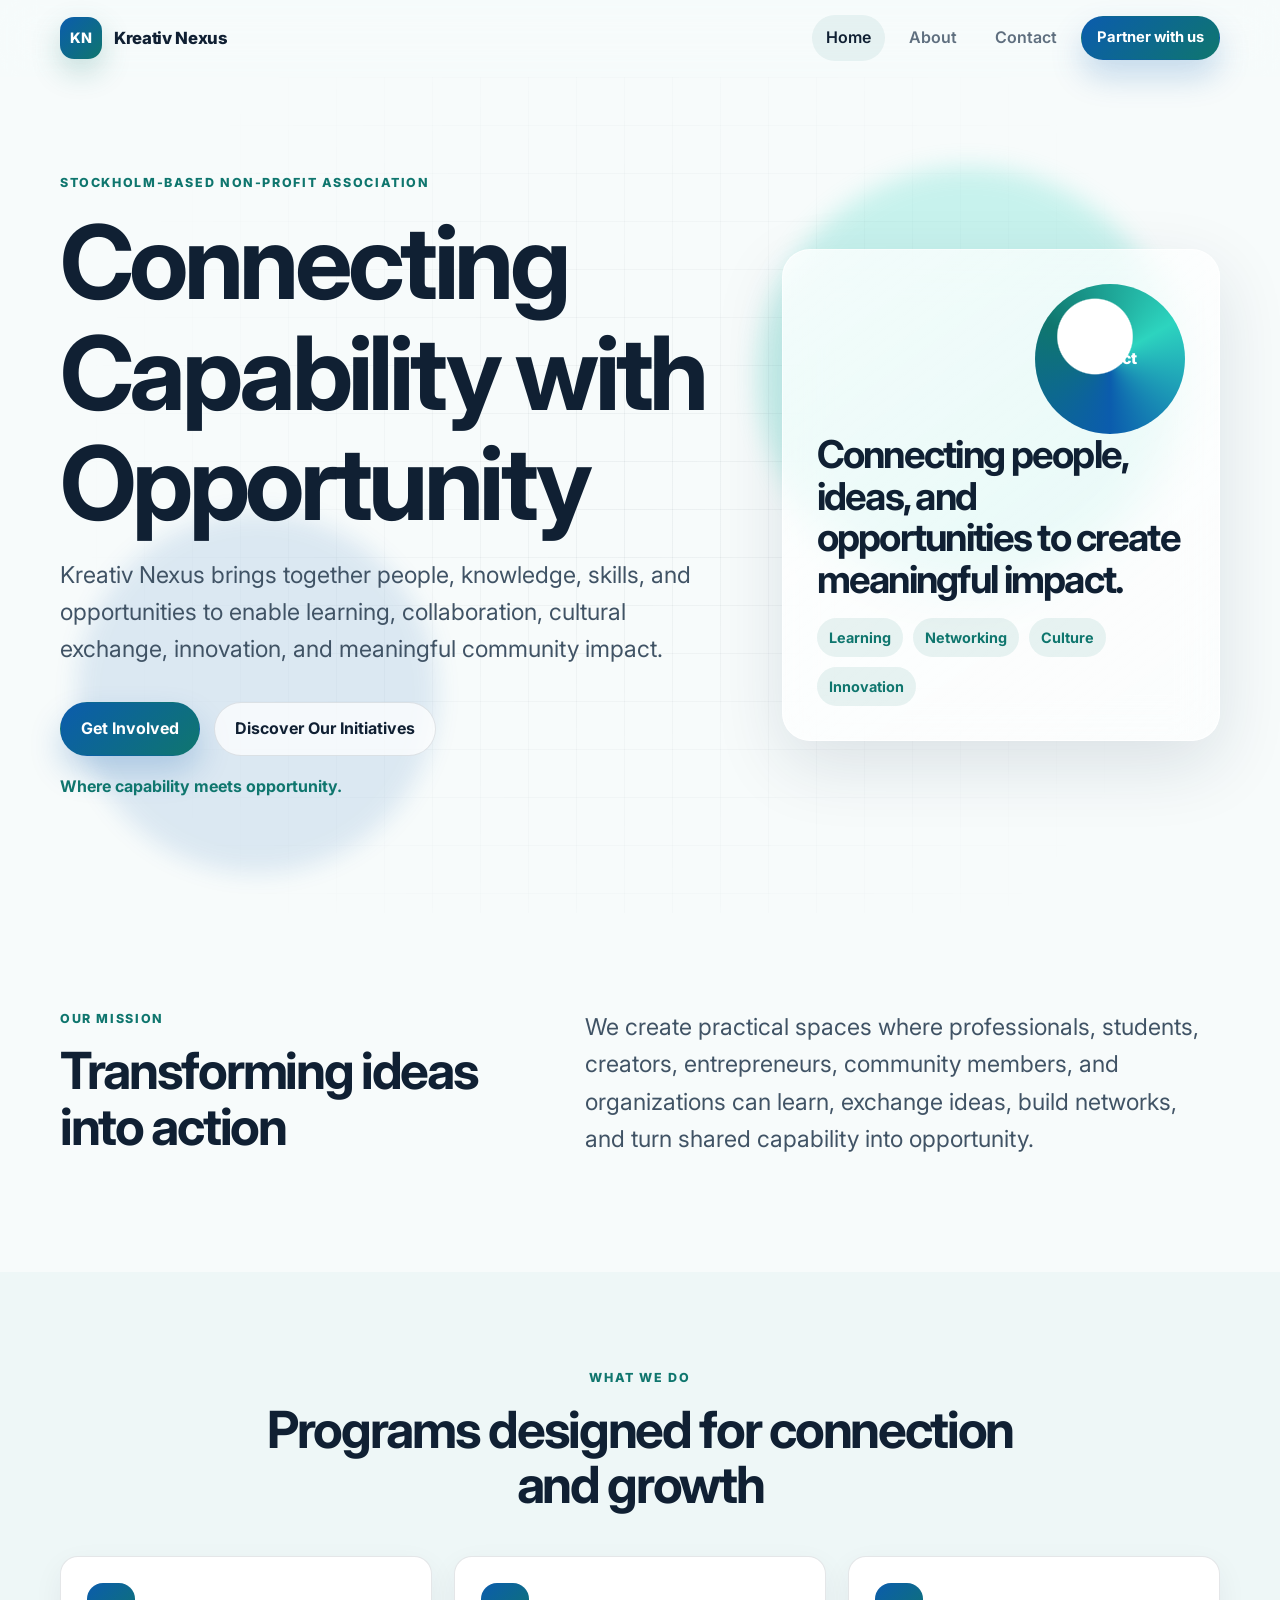
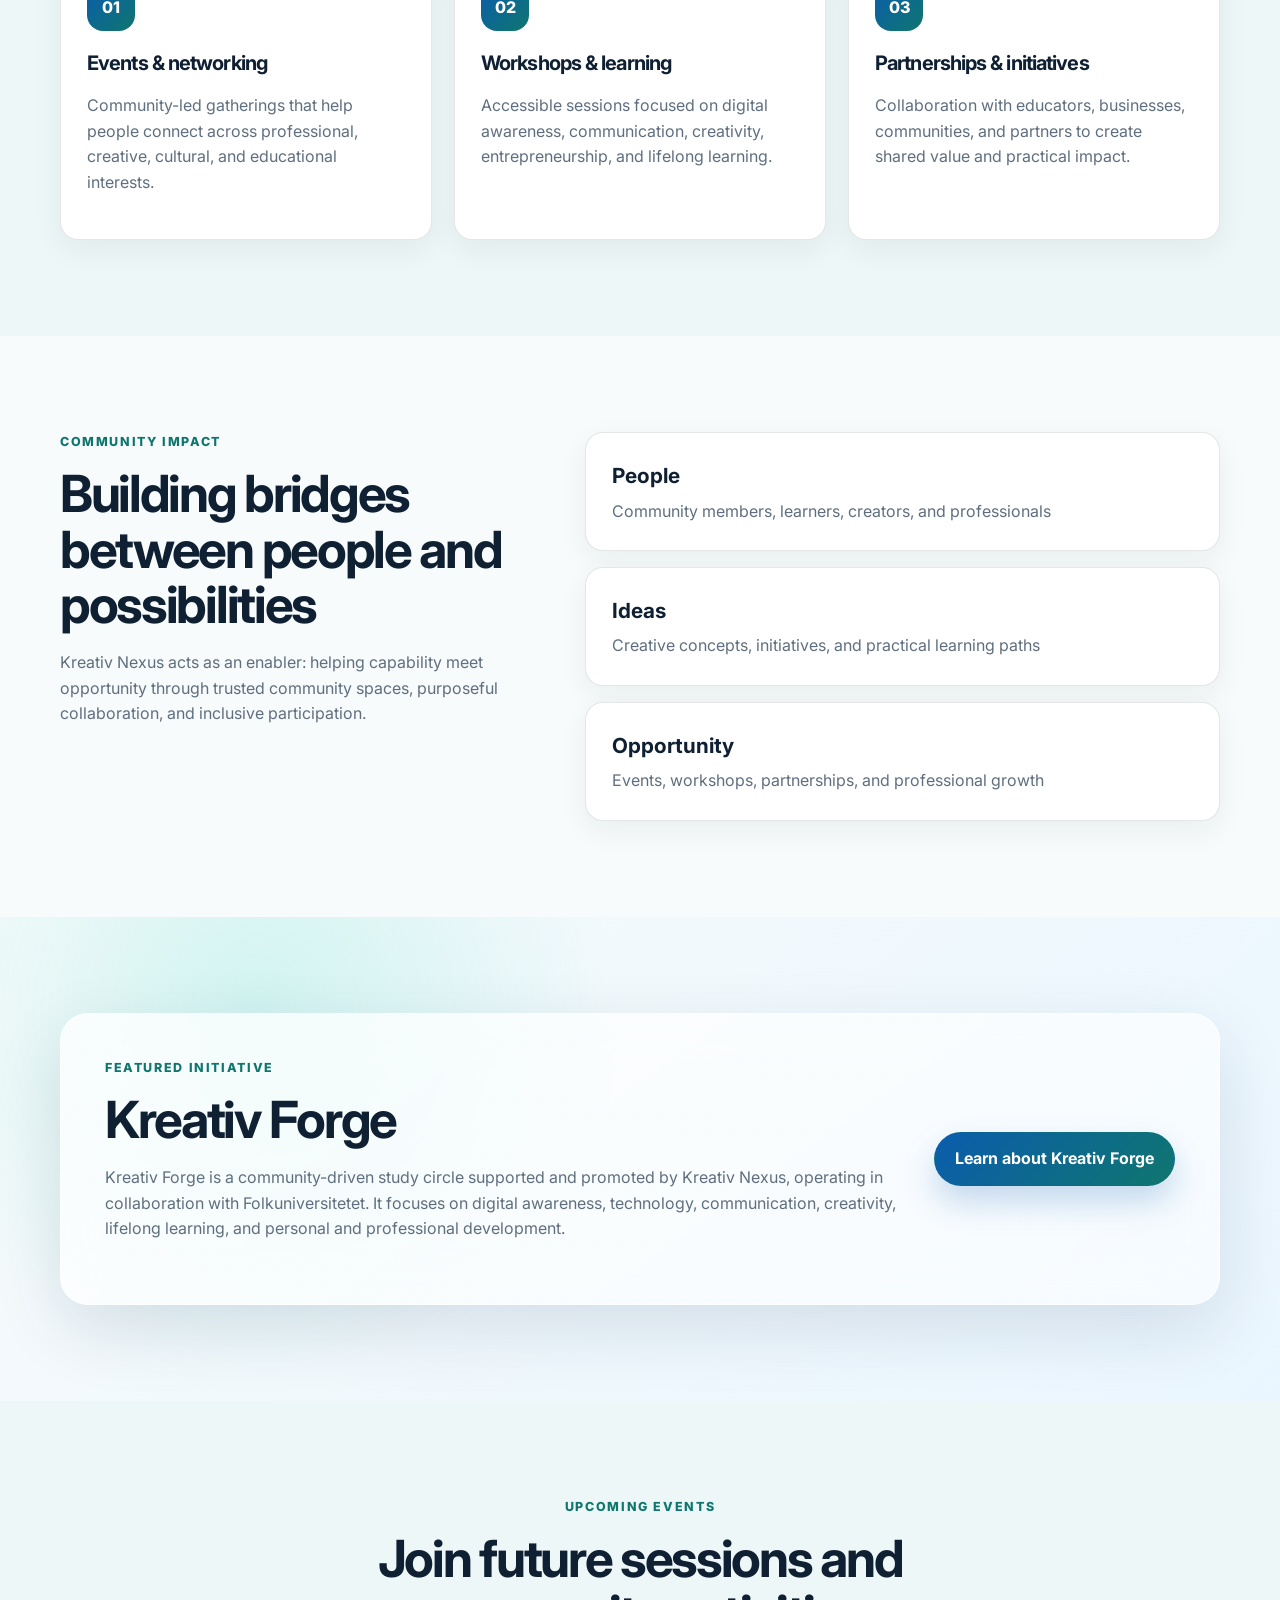
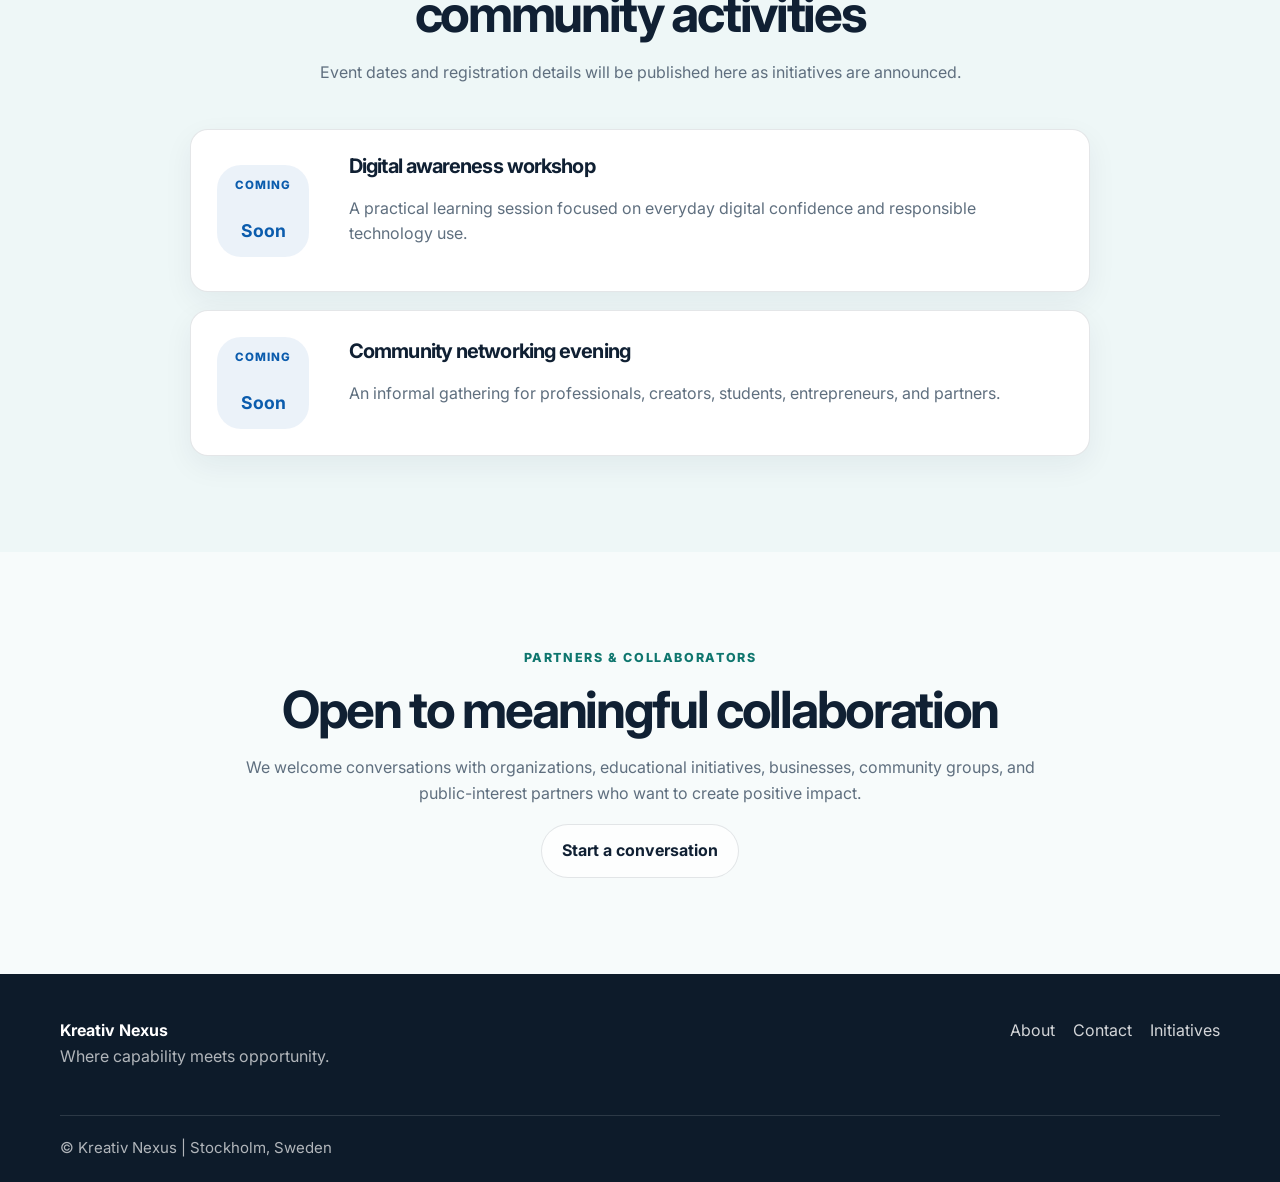
<file: index.html>
<!DOCTYPE html>
<html lang="en">
<head>
  <meta charset="UTF-8" />
  <meta name="viewport" content="width=device-width, initial-scale=1.0" />
  <meta name="description" content="Kreativ Nexus is a Swedish non-profit association connecting people, ideas, and opportunities through learning, collaboration, culture, innovation, and community impact." />
  <meta name="keywords" content="Kreativ Nexus, Stockholm non-profit, community, learning, networking, Kreativ Forge, Folkuniversitetet, Sweden" />
  <meta name="author" content="Kreativ Nexus" />
  <meta property="og:title" content="Kreativ Nexus | Where capability meets opportunity" />
  <meta property="og:description" content="Connecting capability with opportunity through learning, collaboration, networking, cultural exchange, and community-driven initiatives." />
  <meta property="og:type" content="website" />
  <meta property="og:url" content="https://example.github.io/" />
  <meta name="theme-color" content="#0f766e" />
  <title>Kreativ Nexus | Where capability meets opportunity</title>
  <link rel="preconnect" href="https://fonts.googleapis.com" />
  <link rel="preconnect" href="https://fonts.gstatic.com" crossorigin />
  <link href="https://fonts.googleapis.com/css2?family=Inter:wght@400;500;600;700;800&display=swap" rel="stylesheet" />
  <link rel="stylesheet" href="styles.css" />
</head>
<body>
  <a class="skip-link" href="#main">Skip to content</a>
  <header class="site-header" data-header>
    <nav class="nav container" aria-label="Main navigation">
      <a class="brand" href="index.html" aria-label="Kreativ Nexus home">
        <span class="brand-mark" aria-hidden="true">KN</span>
        <span class="brand-text">Kreativ Nexus</span>
      </a>
      <button class="nav-toggle" type="button" aria-label="Open navigation menu" aria-expanded="false" data-nav-toggle>
        <span></span><span></span><span></span>
      </button>
      <div class="nav-menu" data-nav-menu>
        <a class="nav-link active" href="index.html">Home</a>
        <a class="nav-link" href="about.html">About</a>
        <a class="nav-link" href="contact.html">Contact</a>
        <a class="btn btn-small btn-primary" href="contact.html#collaborate">Partner with us</a>
      </div>
    </nav>
  </header>

  <main id="main">
    <section class="hero section-padding">
      <div class="hero-visual" aria-hidden="true">
        <div class="orb orb-one"></div>
        <div class="orb orb-two"></div>
        <div class="grid-glow"></div>
      </div>
      <div class="container hero-grid">
        <div class="hero-content reveal">
          <p class="eyebrow">Stockholm-based non-profit association</p>
          <h1>Connecting Capability with Opportunity</h1>
          <p class="hero-subtitle">Kreativ Nexus brings together people, knowledge, skills, and opportunities to enable learning, collaboration, cultural exchange, innovation, and meaningful community impact.</p>
          <div class="hero-actions">
            <a class="btn btn-primary" href="contact.html#collaborate">Get Involved</a>
            <a class="btn btn-secondary" href="#initiatives">Discover Our Initiatives</a>
          </div>
          <p class="microcopy">Where capability meets opportunity.</p>
        </div>
        <div class="hero-card glass-card reveal delay-1" aria-label="Kreativ Nexus positioning summary">
          <div class="impact-ring">
            <span>Impact</span>
          </div>
          <h2>Connecting people, ideas, and opportunities to create meaningful impact.</h2>
          <div class="pill-row">
            <span>Learning</span><span>Networking</span><span>Culture</span><span>Innovation</span>
          </div>
        </div>
      </div>
    </section>

    <section class="section-padding" id="mission">
      <div class="container split-grid">
        <div class="section-intro reveal">
          <p class="eyebrow">Our Mission</p>
          <h2>Transforming ideas into action</h2>
        </div>
        <p class="large-text reveal delay-1">We create practical spaces where professionals, students, creators, entrepreneurs, community members, and organizations can learn, exchange ideas, build networks, and turn shared capability into opportunity.</p>
      </div>
    </section>

    <section class="section-padding muted-section" id="what-we-do">
      <div class="container">
        <div class="section-heading reveal">
          <p class="eyebrow">What We Do</p>
          <h2>Programs designed for connection and growth</h2>
        </div>
        <div class="card-grid three-columns">
          <article class="feature-card reveal">
            <div class="icon-badge">01</div>
            <h3>Events & networking</h3>
            <p>Community-led gatherings that help people connect across professional, creative, cultural, and educational interests.</p>
          </article>
          <article class="feature-card reveal delay-1">
            <div class="icon-badge">02</div>
            <h3>Workshops & learning</h3>
            <p>Accessible sessions focused on digital awareness, communication, creativity, entrepreneurship, and lifelong learning.</p>
          </article>
          <article class="feature-card reveal delay-2">
            <div class="icon-badge">03</div>
            <h3>Partnerships & initiatives</h3>
            <p>Collaboration with educators, businesses, communities, and partners to create shared value and practical impact.</p>
          </article>
        </div>
      </div>
    </section>

    <section class="section-padding" id="impact">
      <div class="container impact-layout">
        <div class="section-heading left reveal">
          <p class="eyebrow">Community Impact</p>
          <h2>Building bridges between people and possibilities</h2>
          <p>Kreativ Nexus acts as an enabler: helping capability meet opportunity through trusted community spaces, purposeful collaboration, and inclusive participation.</p>
        </div>
        <div class="stats-grid reveal delay-1">
          <div class="stat-card"><strong>People</strong><span>Community members, learners, creators, and professionals</span></div>
          <div class="stat-card"><strong>Ideas</strong><span>Creative concepts, initiatives, and practical learning paths</span></div>
          <div class="stat-card"><strong>Opportunity</strong><span>Events, workshops, partnerships, and professional growth</span></div>
        </div>
      </div>
    </section>

    <section class="section-padding forge-section" id="initiatives">
      <div class="container forge-card glass-card reveal">
        <div>
          <p class="eyebrow">Featured Initiative</p>
          <h2>Kreativ Forge</h2>
          <p>Kreativ Forge is a community-driven study circle supported and promoted by Kreativ Nexus, operating in collaboration with Folkuniversitetet. It focuses on digital awareness, technology, communication, creativity, lifelong learning, and personal and professional development.</p>
        </div>
        <a class="btn btn-primary" href="about.html#kreativ-forge">Learn about Kreativ Forge</a>
      </div>
    </section>

    <section class="section-padding muted-section" id="events">
      <div class="container">
        <div class="section-heading reveal">
          <p class="eyebrow">Upcoming Events</p>
          <h2>Join future sessions and community activities</h2>
          <p>Event dates and registration details will be published here as initiatives are announced.</p>
        </div>
        <div class="event-list reveal delay-1">
          <article class="event-card">
            <div class="event-date"><span>Coming</span><strong>Soon</strong></div>
            <div><h3>Digital awareness workshop</h3><p>A practical learning session focused on everyday digital confidence and responsible technology use.</p></div>
          </article>
          <article class="event-card">
            <div class="event-date"><span>Coming</span><strong>Soon</strong></div>
            <div><h3>Community networking evening</h3><p>An informal gathering for professionals, creators, students, entrepreneurs, and partners.</p></div>
          </article>
        </div>
      </div>
    </section>

    <section class="section-padding" id="partners">
      <div class="container partner-section reveal">
        <p class="eyebrow">Partners & Collaborators</p>
        <h2>Open to meaningful collaboration</h2>
        <p>We welcome conversations with organizations, educational initiatives, businesses, community groups, and public-interest partners who want to create positive impact.</p>
        <a class="btn btn-secondary" href="contact.html#collaborate">Start a conversation</a>
      </div>
    </section>
  </main>

  <footer class="site-footer">
    <div class="container footer-grid">
      <div><strong>Kreativ Nexus</strong><p>Where capability meets opportunity.</p></div>
      <div class="footer-links"><a href="about.html">About</a><a href="contact.html">Contact</a><a href="index.html#initiatives">Initiatives</a></div>
    </div>
    <div class="container footer-bottom">© Kreativ Nexus | Stockholm, Sweden</div>
  </footer>
  <script src="script.js"></script>
</body>
</html>
</file>
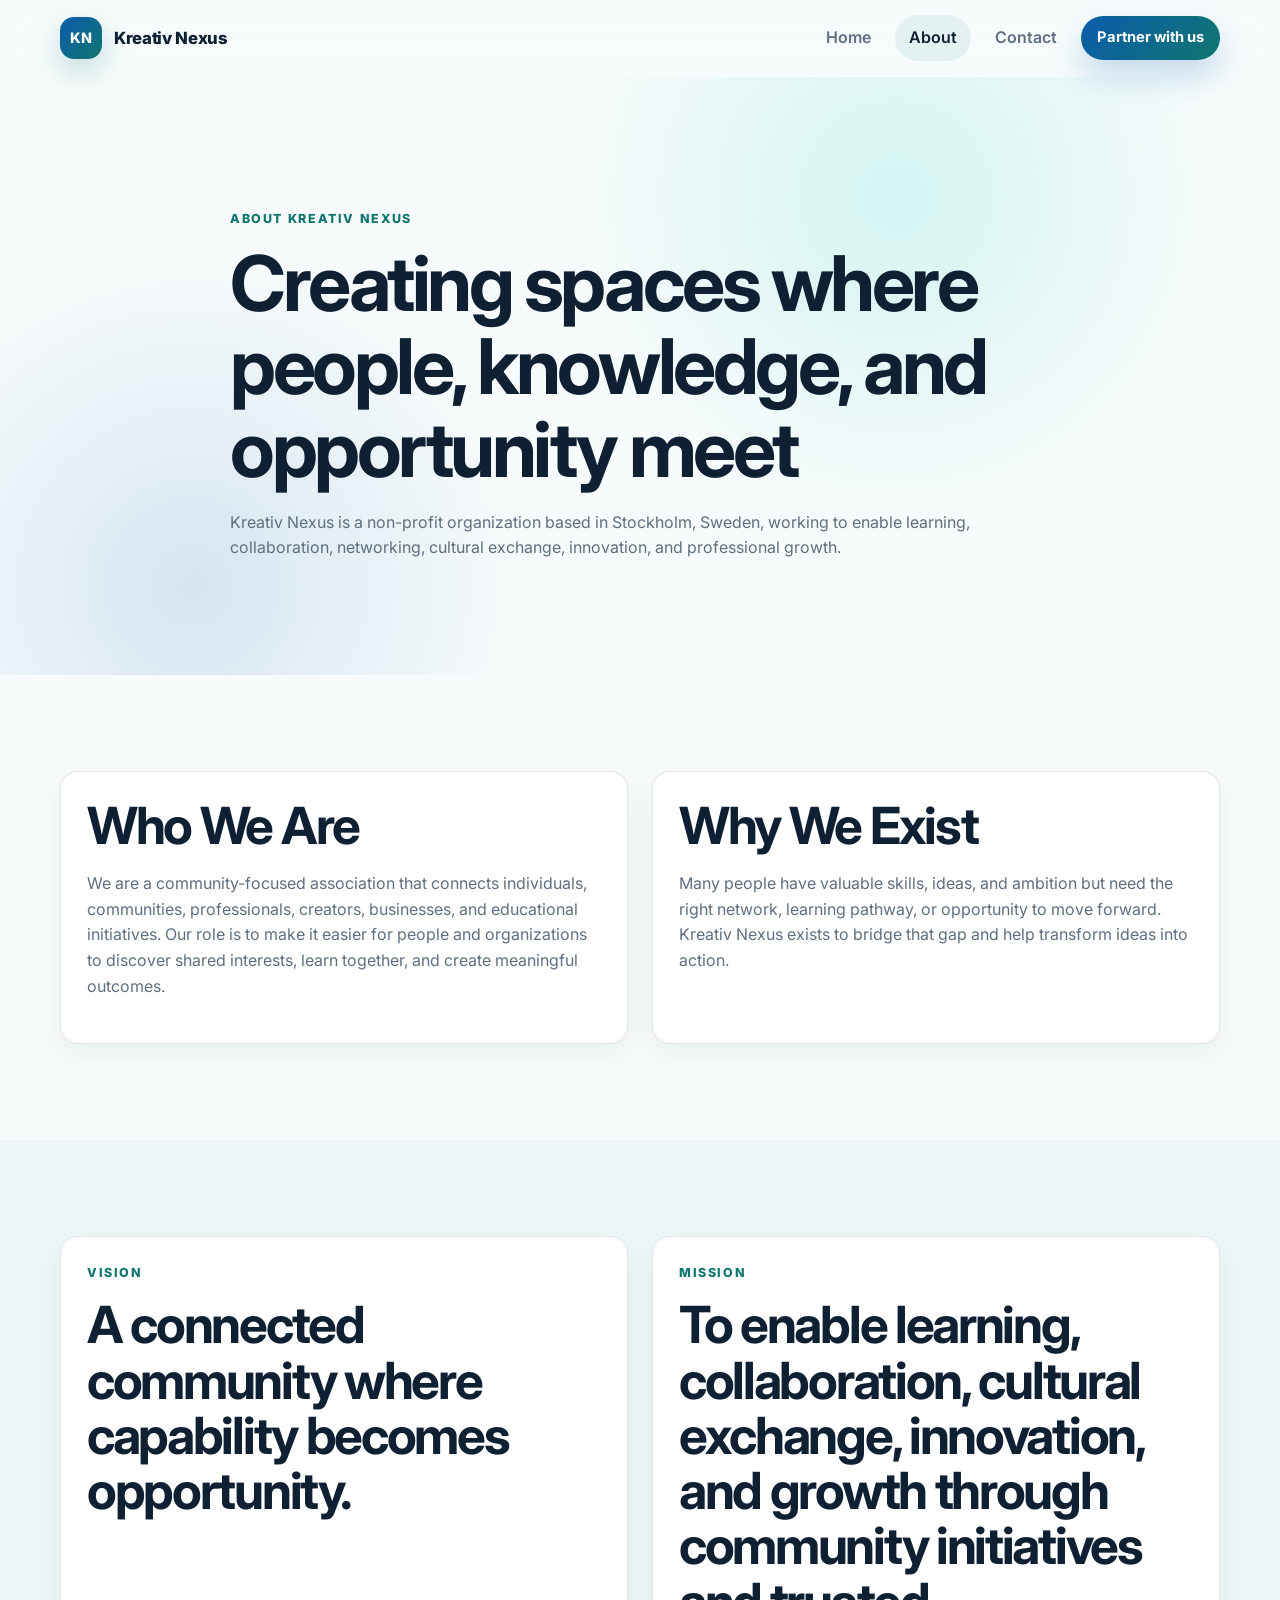
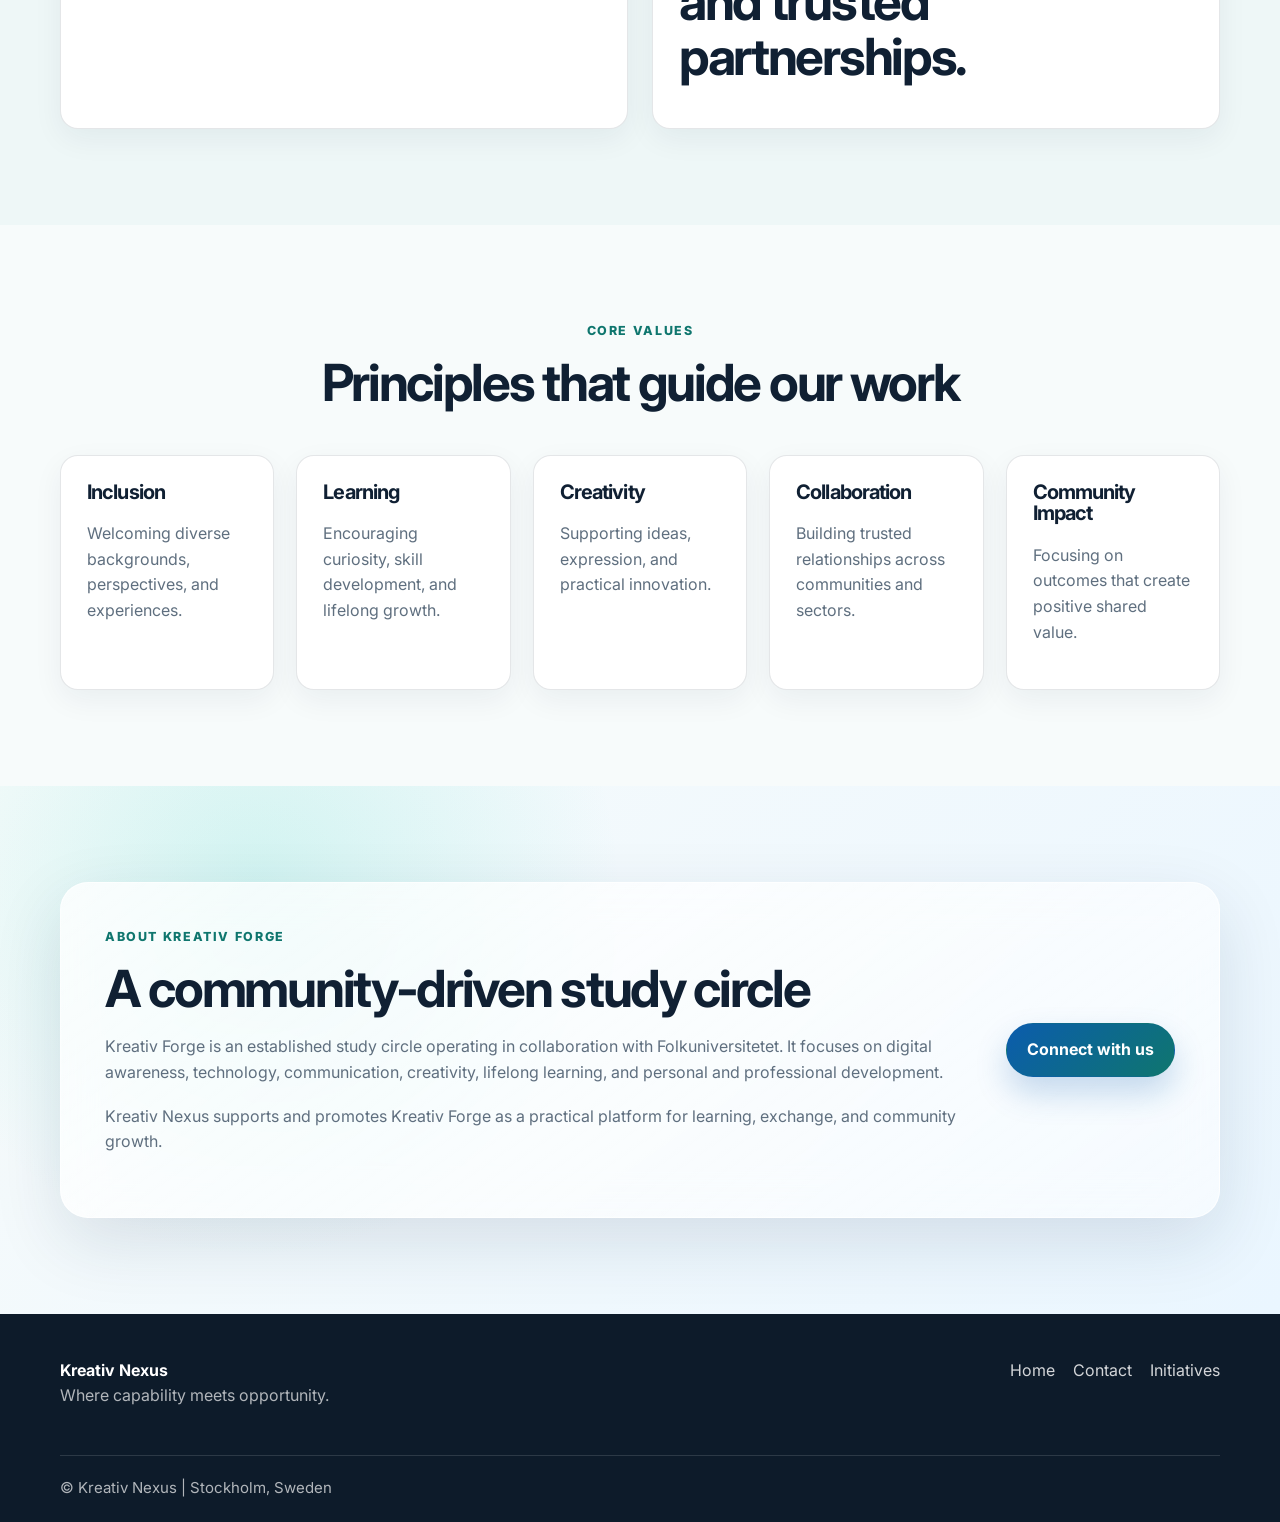
<file: about.html>
<!DOCTYPE html>
<html lang="en">
<head>
  <meta charset="UTF-8" />
  <meta name="viewport" content="width=device-width, initial-scale=1.0" />
  <meta name="description" content="Learn about Kreativ Nexus, a Stockholm-based non-profit association connecting people, ideas, and opportunities for learning, collaboration, and community impact." />
  <meta name="theme-color" content="#0f766e" />
  <title>About | Kreativ Nexus</title>
  <link rel="preconnect" href="https://fonts.googleapis.com" />
  <link rel="preconnect" href="https://fonts.gstatic.com" crossorigin />
  <link href="https://fonts.googleapis.com/css2?family=Inter:wght@400;500;600;700;800&display=swap" rel="stylesheet" />
  <link rel="stylesheet" href="styles.css" />
</head>
<body>
  <a class="skip-link" href="#main">Skip to content</a>
  <header class="site-header" data-header>
    <nav class="nav container" aria-label="Main navigation">
      <a class="brand" href="index.html"><span class="brand-mark" aria-hidden="true">KN</span><span class="brand-text">Kreativ Nexus</span></a>
      <button class="nav-toggle" type="button" aria-label="Open navigation menu" aria-expanded="false" data-nav-toggle><span></span><span></span><span></span></button>
      <div class="nav-menu" data-nav-menu>
        <a class="nav-link" href="index.html">Home</a>
        <a class="nav-link active" href="about.html">About</a>
        <a class="nav-link" href="contact.html">Contact</a>
        <a class="btn btn-small btn-primary" href="contact.html#collaborate">Partner with us</a>
      </div>
    </nav>
  </header>

  <main id="main">
    <section class="page-hero section-padding">
      <div class="container narrow reveal">
        <p class="eyebrow">About Kreativ Nexus</p>
        <h1>Creating spaces where people, knowledge, and opportunity meet</h1>
        <p>Kreativ Nexus is a non-profit organization based in Stockholm, Sweden, working to enable learning, collaboration, networking, cultural exchange, innovation, and professional growth.</p>
      </div>
    </section>

    <section class="section-padding">
      <div class="container content-grid">
        <article class="content-card reveal">
          <h2>Who We Are</h2>
          <p>We are a community-focused association that connects individuals, communities, professionals, creators, businesses, and educational initiatives. Our role is to make it easier for people and organizations to discover shared interests, learn together, and create meaningful outcomes.</p>
        </article>
        <article class="content-card reveal delay-1">
          <h2>Why We Exist</h2>
          <p>Many people have valuable skills, ideas, and ambition but need the right network, learning pathway, or opportunity to move forward. Kreativ Nexus exists to bridge that gap and help transform ideas into action.</p>
        </article>
      </div>
    </section>

    <section class="section-padding muted-section">
      <div class="container vision-grid">
        <div class="feature-card reveal"><p class="eyebrow">Vision</p><h2>A connected community where capability becomes opportunity.</h2></div>
        <div class="feature-card reveal delay-1"><p class="eyebrow">Mission</p><h2>To enable learning, collaboration, cultural exchange, innovation, and growth through community initiatives and trusted partnerships.</h2></div>
      </div>
    </section>

    <section class="section-padding" id="values">
      <div class="container">
        <div class="section-heading reveal">
          <p class="eyebrow">Core Values</p>
          <h2>Principles that guide our work</h2>
        </div>
        <div class="card-grid five-columns">
          <article class="value-card reveal"><h3>Inclusion</h3><p>Welcoming diverse backgrounds, perspectives, and experiences.</p></article>
          <article class="value-card reveal delay-1"><h3>Learning</h3><p>Encouraging curiosity, skill development, and lifelong growth.</p></article>
          <article class="value-card reveal delay-2"><h3>Creativity</h3><p>Supporting ideas, expression, and practical innovation.</p></article>
          <article class="value-card reveal delay-3"><h3>Collaboration</h3><p>Building trusted relationships across communities and sectors.</p></article>
          <article class="value-card reveal delay-4"><h3>Community Impact</h3><p>Focusing on outcomes that create positive shared value.</p></article>
        </div>
      </div>
    </section>

    <section class="section-padding forge-section" id="kreativ-forge">
      <div class="container forge-card glass-card reveal">
        <div>
          <p class="eyebrow">About Kreativ Forge</p>
          <h2>A community-driven study circle</h2>
          <p>Kreativ Forge is an established study circle operating in collaboration with Folkuniversitetet. It focuses on digital awareness, technology, communication, creativity, lifelong learning, and personal and professional development.</p>
          <p>Kreativ Nexus supports and promotes Kreativ Forge as a practical platform for learning, exchange, and community growth.</p>
        </div>
        <a class="btn btn-primary" href="contact.html">Connect with us</a>
      </div>
    </section>
  </main>

  <footer class="site-footer">
    <div class="container footer-grid"><div><strong>Kreativ Nexus</strong><p>Where capability meets opportunity.</p></div><div class="footer-links"><a href="index.html">Home</a><a href="contact.html">Contact</a><a href="index.html#initiatives">Initiatives</a></div></div>
    <div class="container footer-bottom">© Kreativ Nexus | Stockholm, Sweden</div>
  </footer>
  <script src="script.js"></script>
</body>
</html>
</file>
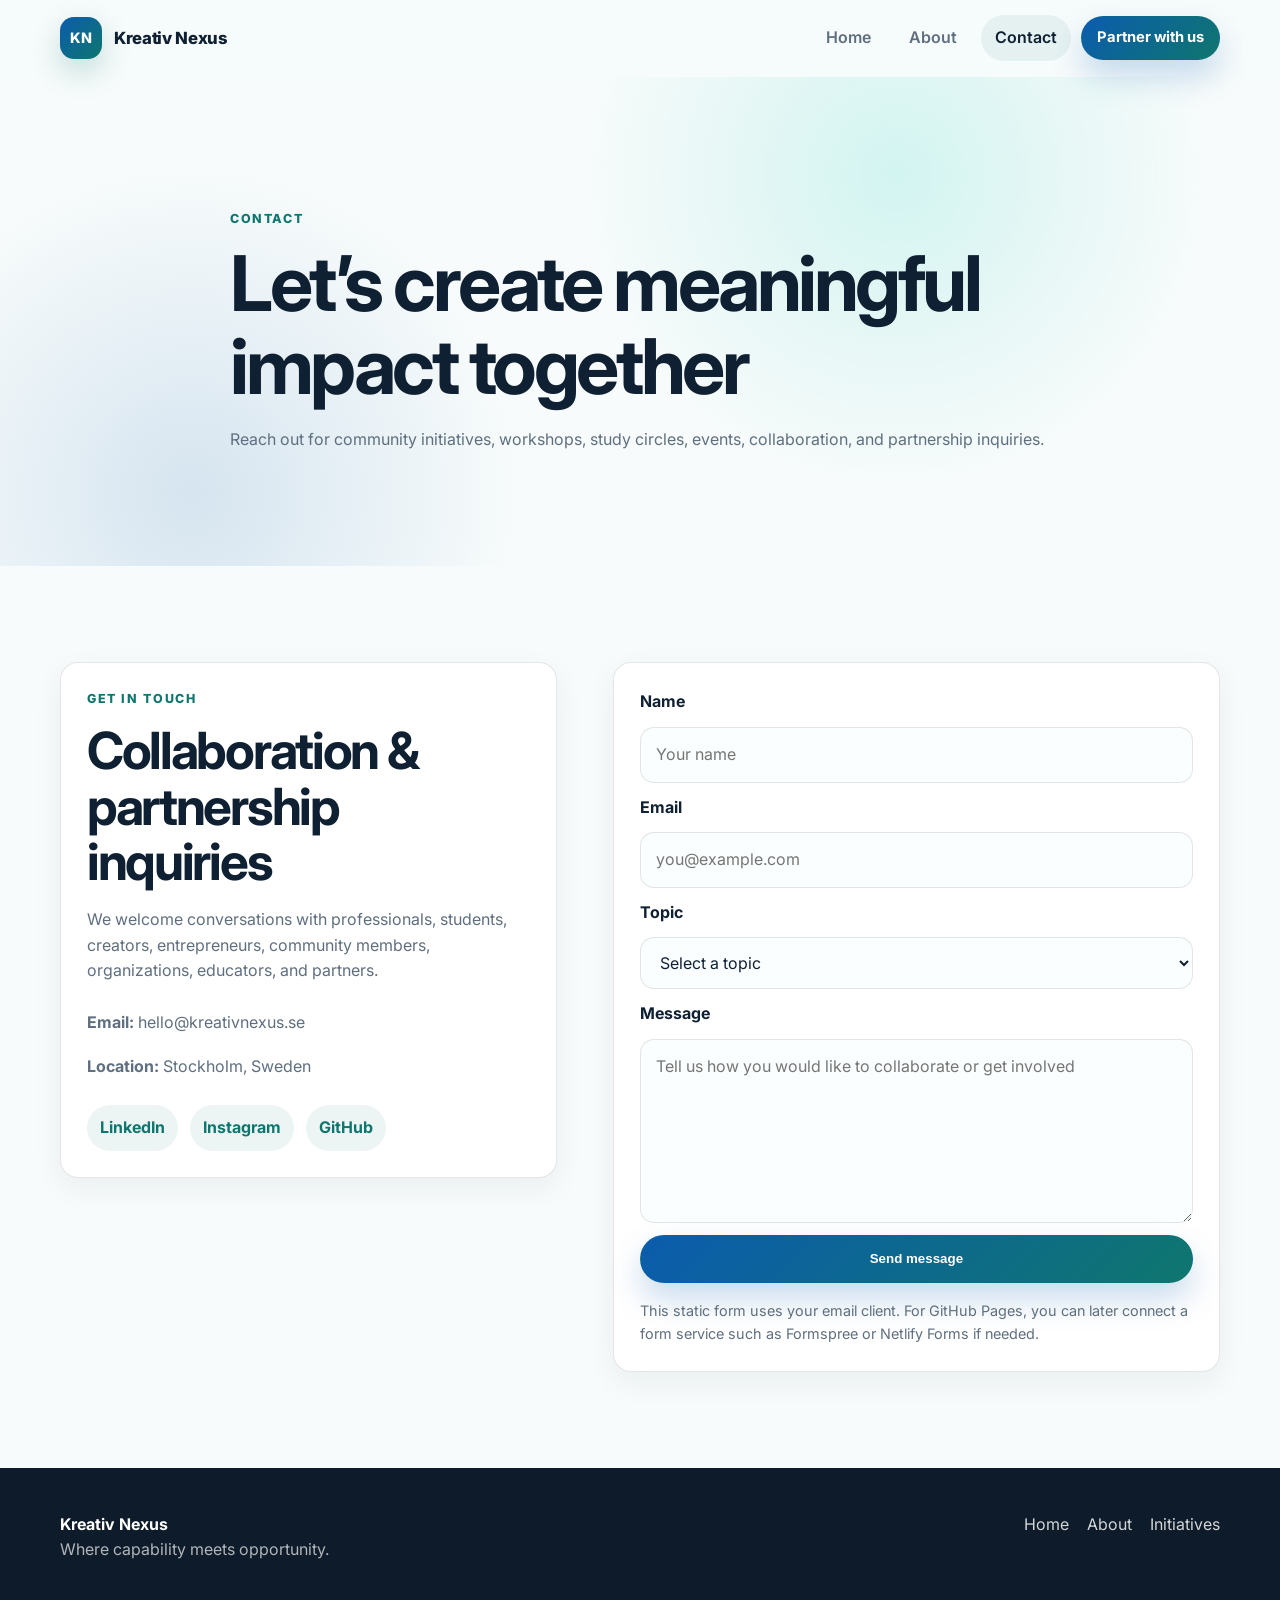
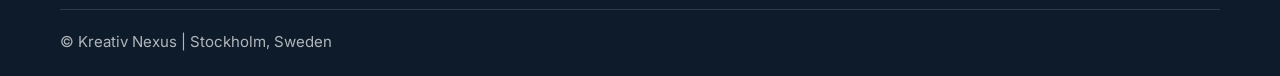
<file: contact.html>
<!DOCTYPE html>
<html lang="en">
<head>
  <meta charset="UTF-8" />
  <meta name="viewport" content="width=device-width, initial-scale=1.0" />
  <meta name="description" content="Contact Kreativ Nexus in Stockholm, Sweden for collaboration, partnership inquiries, events, workshops, and community initiatives." />
  <meta name="theme-color" content="#0f766e" />
  <title>Contact | Kreativ Nexus</title>
  <link rel="preconnect" href="https://fonts.googleapis.com" />
  <link rel="preconnect" href="https://fonts.gstatic.com" crossorigin />
  <link href="https://fonts.googleapis.com/css2?family=Inter:wght@400;500;600;700;800&display=swap" rel="stylesheet" />
  <link rel="stylesheet" href="styles.css" />
</head>
<body>
  <a class="skip-link" href="#main">Skip to content</a>
  <header class="site-header" data-header>
    <nav class="nav container" aria-label="Main navigation">
      <a class="brand" href="index.html"><span class="brand-mark" aria-hidden="true">KN</span><span class="brand-text">Kreativ Nexus</span></a>
      <button class="nav-toggle" type="button" aria-label="Open navigation menu" aria-expanded="false" data-nav-toggle><span></span><span></span><span></span></button>
      <div class="nav-menu" data-nav-menu>
        <a class="nav-link" href="index.html">Home</a>
        <a class="nav-link" href="about.html">About</a>
        <a class="nav-link active" href="contact.html">Contact</a>
        <a class="btn btn-small btn-primary" href="#collaborate">Partner with us</a>
      </div>
    </nav>
  </header>

  <main id="main">
    <section class="page-hero section-padding">
      <div class="container narrow reveal">
        <p class="eyebrow">Contact</p>
        <h1>Let’s create meaningful impact together</h1>
        <p>Reach out for community initiatives, workshops, study circles, events, collaboration, and partnership inquiries.</p>
      </div>
    </section>

    <section class="section-padding" id="collaborate">
      <div class="container contact-grid">
        <div class="contact-panel reveal">
          <p class="eyebrow">Get in touch</p>
          <h2>Collaboration & partnership inquiries</h2>
          <p>We welcome conversations with professionals, students, creators, entrepreneurs, community members, organizations, educators, and partners.</p>
          <div class="contact-details">
            <p><strong>Email:</strong> <a href="mailto:hello@kreativnexus.se">hello@kreativnexus.se</a></p>
            <p><strong>Location:</strong> Stockholm, Sweden</p>
          </div>
          <div class="social-links" aria-label="Social media links">
            <a href="#" aria-label="LinkedIn profile">LinkedIn</a>
            <a href="#" aria-label="Instagram profile">Instagram</a>
            <a href="#" aria-label="GitHub profile">GitHub</a>
          </div>
        </div>

        <form class="contact-form reveal delay-1" name="contact" action="mailto:hello@kreativnexus.se" method="post" enctype="text/plain">
          <label for="name">Name</label>
          <input id="name" name="name" type="text" autocomplete="name" placeholder="Your name" required />

          <label for="email">Email</label>
          <input id="email" name="email" type="email" autocomplete="email" placeholder="you@example.com" required />

          <label for="topic">Topic</label>
          <select id="topic" name="topic" required>
            <option value="">Select a topic</option>
            <option>General inquiry</option>
            <option>Events or workshops</option>
            <option>Kreativ Forge</option>
            <option>Partnership or collaboration</option>
          </select>

          <label for="message">Message</label>
          <textarea id="message" name="message" rows="6" placeholder="Tell us how you would like to collaborate or get involved" required></textarea>

          <button class="btn btn-primary" type="submit">Send message</button>
          <p class="form-note">This static form uses your email client. For GitHub Pages, you can later connect a form service such as Formspree or Netlify Forms if needed.</p>
        </form>
      </div>
    </section>
  </main>

  <footer class="site-footer">
    <div class="container footer-grid"><div><strong>Kreativ Nexus</strong><p>Where capability meets opportunity.</p></div><div class="footer-links"><a href="index.html">Home</a><a href="about.html">About</a><a href="index.html#initiatives">Initiatives</a></div></div>
    <div class="container footer-bottom">© Kreativ Nexus | Stockholm, Sweden</div>
  </footer>
  <script src="script.js"></script>
</body>
</html>
</file>
<file: styles.css>
:root {
  --bg: #f7fbfb;
  --surface: #ffffff;
  --surface-2: #eef7f7;
  --text: #102033;
  --muted: #5f6f7f;
  --primary: #0b5cad;
  --primary-dark: #08467f;
  --teal: #0f766e;
  --teal-light: #2dd4bf;
  --border: rgba(16, 32, 51, 0.11);
  --shadow: 0 24px 70px rgba(15, 42, 70, 0.12);
  --radius-lg: 28px;
  --radius-md: 18px;
  --container: 1160px;
}

* { box-sizing: border-box; }
html { scroll-behavior: smooth; }
body {
  margin: 0;
  font-family: Inter, system-ui, -apple-system, BlinkMacSystemFont, "Segoe UI", sans-serif;
  background: var(--bg);
  color: var(--text);
  line-height: 1.6;
}
img, svg { max-width: 100%; }
a { color: inherit; text-decoration: none; }
a:focus-visible, button:focus-visible, input:focus-visible, textarea:focus-visible, select:focus-visible {
  outline: 3px solid rgba(45, 212, 191, 0.7);
  outline-offset: 3px;
}
.container { width: min(100% - 32px, var(--container)); margin-inline: auto; }
.narrow { width: min(100% - 32px, 820px); }
.section-padding { padding: 96px 0; }
.skip-link { position: absolute; left: -999px; top: 12px; padding: 10px 14px; background: var(--text); color: white; border-radius: 10px; z-index: 999; }
.skip-link:focus { left: 12px; }

.site-header {
  position: sticky; top: 0; z-index: 50;
  background: rgba(247, 251, 251, 0.78);
  backdrop-filter: blur(18px);
  border-bottom: 1px solid transparent;
  transition: border-color .2s ease, box-shadow .2s ease;
}
.site-header.scrolled { border-color: var(--border); box-shadow: 0 10px 24px rgba(15, 42, 70, 0.07); }
.nav { min-height: 76px; display: flex; align-items: center; justify-content: space-between; gap: 24px; }
.brand { display: inline-flex; align-items: center; gap: 12px; font-weight: 800; letter-spacing: -0.02em; }
.brand-mark { display: grid; place-items: center; width: 42px; height: 42px; border-radius: 14px; color: white; background: linear-gradient(135deg, var(--primary), var(--teal)); box-shadow: 0 12px 30px rgba(15, 118, 110, 0.24); font-size: .9rem; }
.brand-text { font-size: 1.05rem; }
.nav-menu { display: flex; align-items: center; gap: 10px; }
.nav-link { padding: 10px 14px; border-radius: 999px; color: var(--muted); font-weight: 600; }
.nav-link:hover, .nav-link.active { color: var(--text); background: rgba(15, 118, 110, 0.08); }
.nav-toggle { display: none; width: 44px; height: 44px; border: 1px solid var(--border); border-radius: 14px; background: white; }
.nav-toggle span { display: block; width: 18px; height: 2px; background: var(--text); margin: 4px auto; border-radius: 4px; }

.btn { display: inline-flex; align-items: center; justify-content: center; min-height: 48px; padding: 13px 20px; border-radius: 999px; font-weight: 700; border: 1px solid transparent; transition: transform .2s ease, box-shadow .2s ease, background .2s ease; cursor: pointer; }
.btn:hover { transform: translateY(-2px); }
.btn-primary { color: white; background: linear-gradient(135deg, var(--primary), var(--teal)); box-shadow: 0 16px 32px rgba(11, 92, 173, 0.22); }
.btn-primary:hover { box-shadow: 0 20px 42px rgba(11, 92, 173, 0.28); }
.btn-secondary { color: var(--text); background: rgba(255,255,255,.72); border-color: var(--border); }
.btn-small { min-height: 40px; padding: 9px 15px; font-size: .92rem; }

.hero { position: relative; overflow: hidden; min-height: 760px; display: flex; align-items: center; }
.hero-visual { position: absolute; inset: 0; overflow: hidden; pointer-events: none; }
.orb { position: absolute; border-radius: 50%; filter: blur(12px); opacity: .55; }
.orb-one { width: 420px; height: 420px; background: rgba(45, 212, 191, 0.42); top: 90px; right: 8%; }
.orb-two { width: 360px; height: 360px; background: rgba(11, 92, 173, 0.22); bottom: 40px; left: 6%; }
.grid-glow { position: absolute; inset: 0; background-image: linear-gradient(rgba(16,32,51,.05) 1px, transparent 1px), linear-gradient(90deg, rgba(16,32,51,.05) 1px, transparent 1px); background-size: 48px 48px; mask-image: radial-gradient(circle at center, black, transparent 75%); }
.hero-grid { position: relative; display: grid; grid-template-columns: minmax(0, 1.08fr) minmax(320px, .72fr); gap: 64px; align-items: center; }
h1, h2, h3 { line-height: 1.08; letter-spacing: -0.045em; margin: 0 0 18px; }
h1 { font-size: clamp(3rem, 8vw, 6.7rem); }
h2 { font-size: clamp(2rem, 4vw, 3.3rem); }
h3 { font-size: 1.25rem; }
p { margin: 0 0 18px; color: var(--muted); }
.eyebrow { margin-bottom: 14px; color: var(--teal); font-size: .78rem; font-weight: 800; letter-spacing: .13em; text-transform: uppercase; }
.hero-subtitle, .large-text { font-size: clamp(1.12rem, 2vw, 1.45rem); color: #405365; max-width: 760px; }
.hero-actions { display: flex; flex-wrap: wrap; gap: 14px; margin: 34px 0 18px; }
.microcopy { font-weight: 700; color: var(--teal); }
.glass-card { background: linear-gradient(145deg, rgba(255,255,255,.78), rgba(255,255,255,.52)); border: 1px solid rgba(255,255,255,.7); box-shadow: var(--shadow); backdrop-filter: blur(22px); border-radius: var(--radius-lg); }
.hero-card { padding: 34px; min-height: 420px; display: flex; flex-direction: column; justify-content: space-between; }
.hero-card h2 { font-size: clamp(1.9rem, 3vw, 3rem); }
.impact-ring { width: 150px; height: 150px; border-radius: 50%; display: grid; place-items: center; background: radial-gradient(circle at 40% 35%, white 0 28%, transparent 29%), conic-gradient(from 180deg, var(--primary), var(--teal), var(--teal-light), var(--primary)); color: white; font-weight: 800; margin-left: auto; }
.pill-row { display: flex; flex-wrap: wrap; gap: 10px; }
.pill-row span { padding: 8px 12px; background: rgba(15,118,110,.09); color: var(--teal); border-radius: 999px; font-size: .9rem; font-weight: 700; }

.split-grid, .impact-layout, .contact-grid { display: grid; grid-template-columns: .85fr 1.15fr; gap: 56px; align-items: start; }
.section-heading { text-align: center; max-width: 780px; margin: 0 auto 44px; }
.section-heading.left { text-align: left; margin: 0; }
.muted-section { background: var(--surface-2); }
.card-grid { display: grid; gap: 22px; }
.three-columns { grid-template-columns: repeat(3, 1fr); }
.five-columns { grid-template-columns: repeat(5, 1fr); }
.feature-card, .content-card, .value-card, .stat-card, .event-card, .contact-panel, .contact-form { background: var(--surface); border: 1px solid var(--border); border-radius: var(--radius-md); padding: 26px; box-shadow: 0 10px 30px rgba(15,42,70,.06); }
.feature-card, .value-card { min-height: 235px; }
.icon-badge { width: 48px; height: 48px; border-radius: 16px; display: grid; place-items: center; color: white; background: linear-gradient(135deg, var(--primary), var(--teal)); font-weight: 800; margin-bottom: 22px; }
.stats-grid { display: grid; gap: 16px; }
.stat-card strong { display: block; font-size: 1.3rem; margin-bottom: 6px; }
.stat-card span { color: var(--muted); }
.forge-section { background: radial-gradient(circle at 20% 20%, rgba(45,212,191,.18), transparent 33%), linear-gradient(135deg, #f7fbfb, #eaf6ff); }
.forge-card { padding: 44px; display: grid; grid-template-columns: 1fr auto; gap: 28px; align-items: center; }
.event-list { display: grid; gap: 18px; max-width: 900px; margin: 0 auto; }
.event-card { display: grid; grid-template-columns: 110px 1fr; gap: 22px; align-items: center; }
.event-date { width: 92px; height: 92px; border-radius: 24px; display: grid; place-items: center; text-align: center; background: rgba(11,92,173,.08); color: var(--primary); font-weight: 800; }
.event-date span { display: block; font-size: .72rem; text-transform: uppercase; letter-spacing: .08em; }
.event-date strong { display: block; font-size: 1.1rem; }
.partner-section { max-width: 820px; text-align: center; }

.page-hero { padding-top: 132px; background: radial-gradient(circle at 70% 20%, rgba(45,212,191,.18), transparent 32%), radial-gradient(circle at 15% 85%, rgba(11,92,173,.14), transparent 28%); }
.page-hero h1 { font-size: clamp(2.5rem, 6vw, 5.3rem); }
.content-grid, .vision-grid { display: grid; grid-template-columns: repeat(2, 1fr); gap: 24px; }
.value-card { min-height: 180px; }

.contact-grid { grid-template-columns: .9fr 1.1fr; }
.contact-details { margin: 26px 0; }
.social-links { display: flex; flex-wrap: wrap; gap: 12px; }
.social-links a { padding: 10px 13px; border-radius: 999px; background: rgba(15,118,110,.08); color: var(--teal); font-weight: 700; }
.contact-form { display: grid; gap: 12px; }
label { font-weight: 700; color: var(--text); }
input, textarea, select { width: 100%; border: 1px solid var(--border); border-radius: 14px; padding: 14px 15px; font: inherit; background: #fbfefe; color: var(--text); }
textarea { resize: vertical; }
.form-note { font-size: .9rem; margin: 4px 0 0; }

.site-footer { padding: 44px 0 22px; background: #0d1b2a; color: white; }
.site-footer p, .footer-bottom { color: rgba(255,255,255,.68); }
.footer-grid { display: flex; justify-content: space-between; gap: 24px; align-items: start; padding-bottom: 28px; }
.footer-links { display: flex; gap: 18px; flex-wrap: wrap; }
.footer-links a { color: rgba(255,255,255,.82); }
.footer-links a:hover { color: white; }
.footer-bottom { border-top: 1px solid rgba(255,255,255,.13); padding-top: 20px; font-size: .94rem; }

.reveal { opacity: 0; transform: translateY(18px); transition: opacity .7s ease, transform .7s ease; }
.reveal.visible { opacity: 1; transform: translateY(0); }
.delay-1 { transition-delay: .1s; }
.delay-2 { transition-delay: .18s; }
.delay-3 { transition-delay: .25s; }
.delay-4 { transition-delay: .32s; }

@media (prefers-reduced-motion: reduce) {
  *, *::before, *::after { scroll-behavior: auto !important; transition: none !important; animation: none !important; }
  .reveal { opacity: 1; transform: none; }
}
@media (max-width: 980px) {
  .section-padding { padding: 72px 0; }
  .hero { min-height: auto; padding-top: 40px; }
  .hero-grid, .split-grid, .impact-layout, .contact-grid, .forge-card, .content-grid, .vision-grid { grid-template-columns: 1fr; }
  .three-columns, .five-columns { grid-template-columns: repeat(2, 1fr); }
  .section-heading.left { max-width: 780px; }
  .forge-card { align-items: start; }
}
@media (max-width: 760px) {
  .nav-toggle { display: block; }
  .nav-menu { position: absolute; top: 76px; left: 16px; right: 16px; display: grid; gap: 8px; padding: 16px; background: rgba(255,255,255,.96); border: 1px solid var(--border); border-radius: 20px; box-shadow: var(--shadow); transform: translateY(-12px); opacity: 0; pointer-events: none; transition: .2s ease; }
  .nav-menu.open { transform: translateY(0); opacity: 1; pointer-events: auto; }
  .nav-link, .nav-menu .btn { width: 100%; justify-content: flex-start; }
  .hero-card { min-height: 330px; }
  .three-columns, .five-columns { grid-template-columns: 1fr; }
  .feature-card, .value-card { min-height: auto; }
  .event-card { grid-template-columns: 1fr; }
  .footer-grid { flex-direction: column; }
}
@media (max-width: 520px) {
  .container { width: min(100% - 24px, var(--container)); }
  .section-padding { padding: 58px 0; }
  h1 { font-size: clamp(2.7rem, 15vw, 4rem); }
  .hero-actions { flex-direction: column; }
  .btn { width: 100%; }
  .hero-card, .forge-card, .feature-card, .content-card, .value-card, .stat-card, .event-card, .contact-panel, .contact-form { padding: 22px; }
  .impact-ring { width: 116px; height: 116px; margin-left: 0; }
}
</file>
